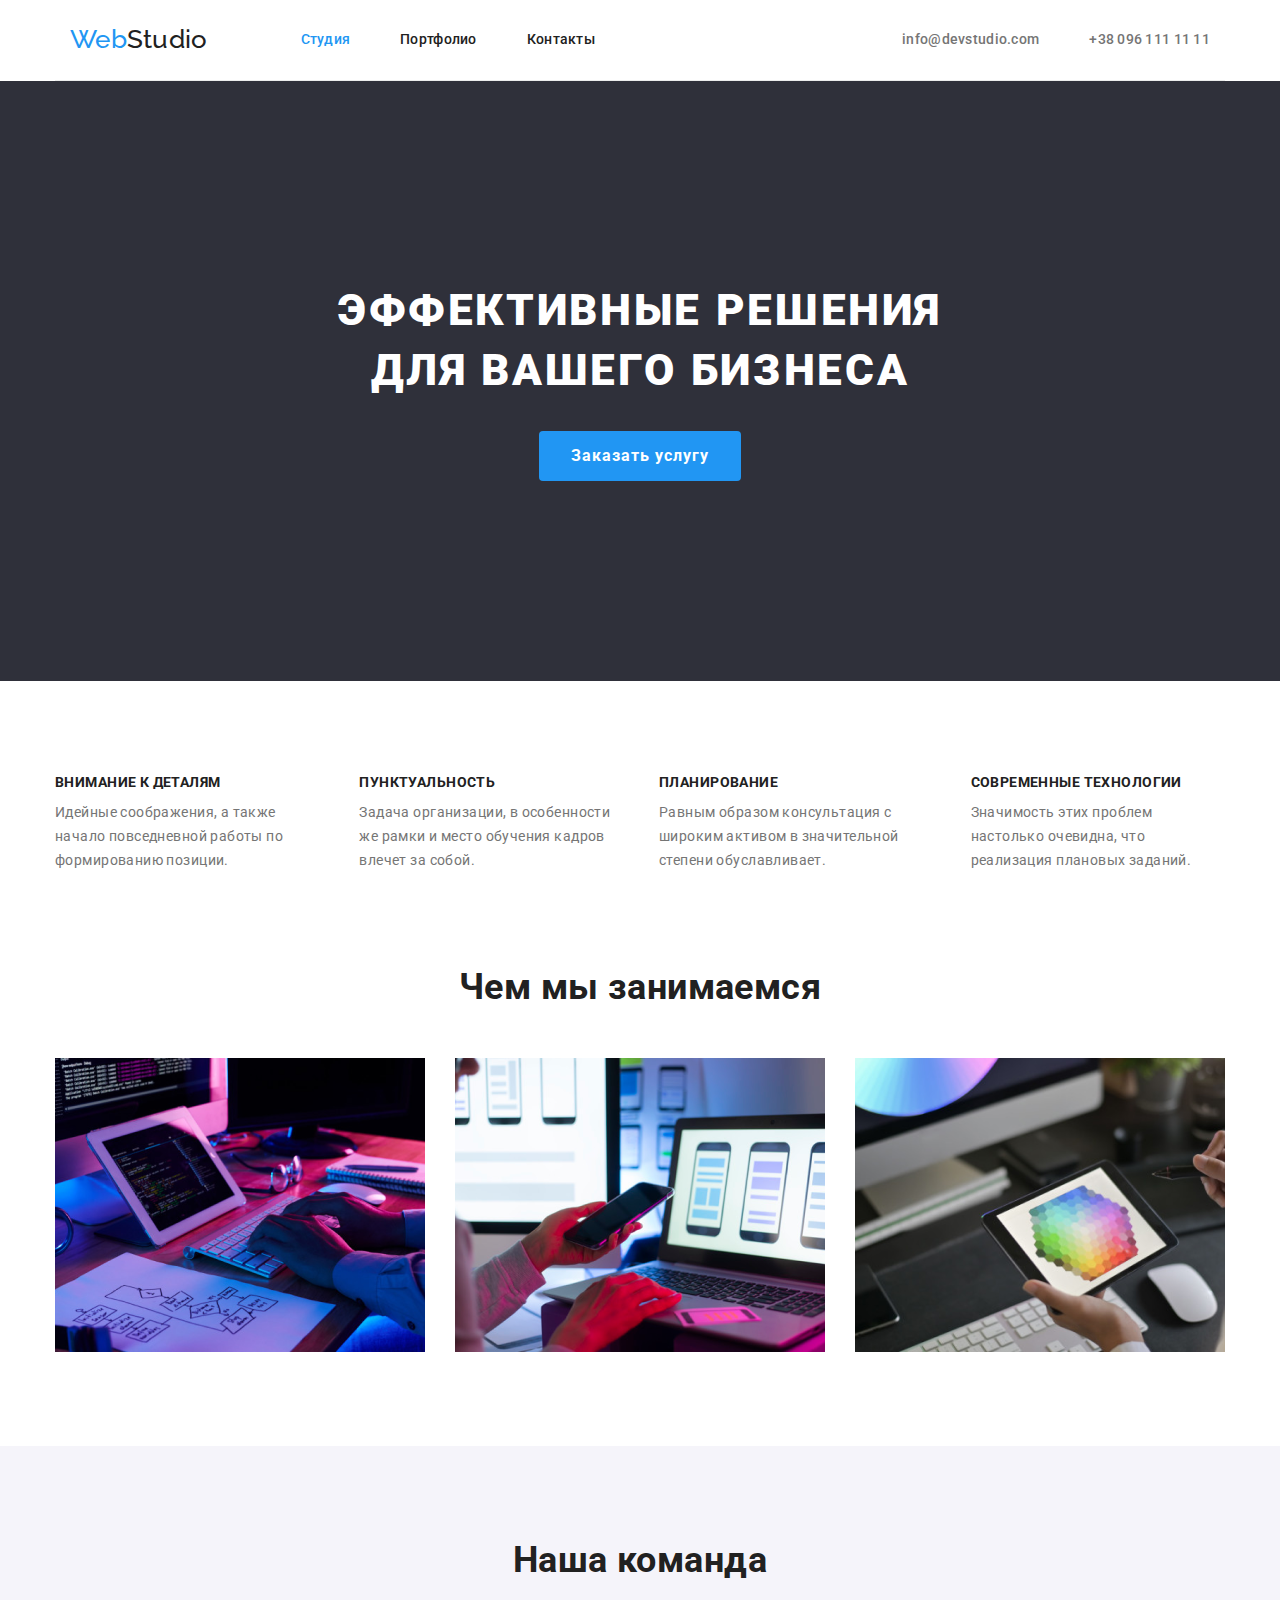
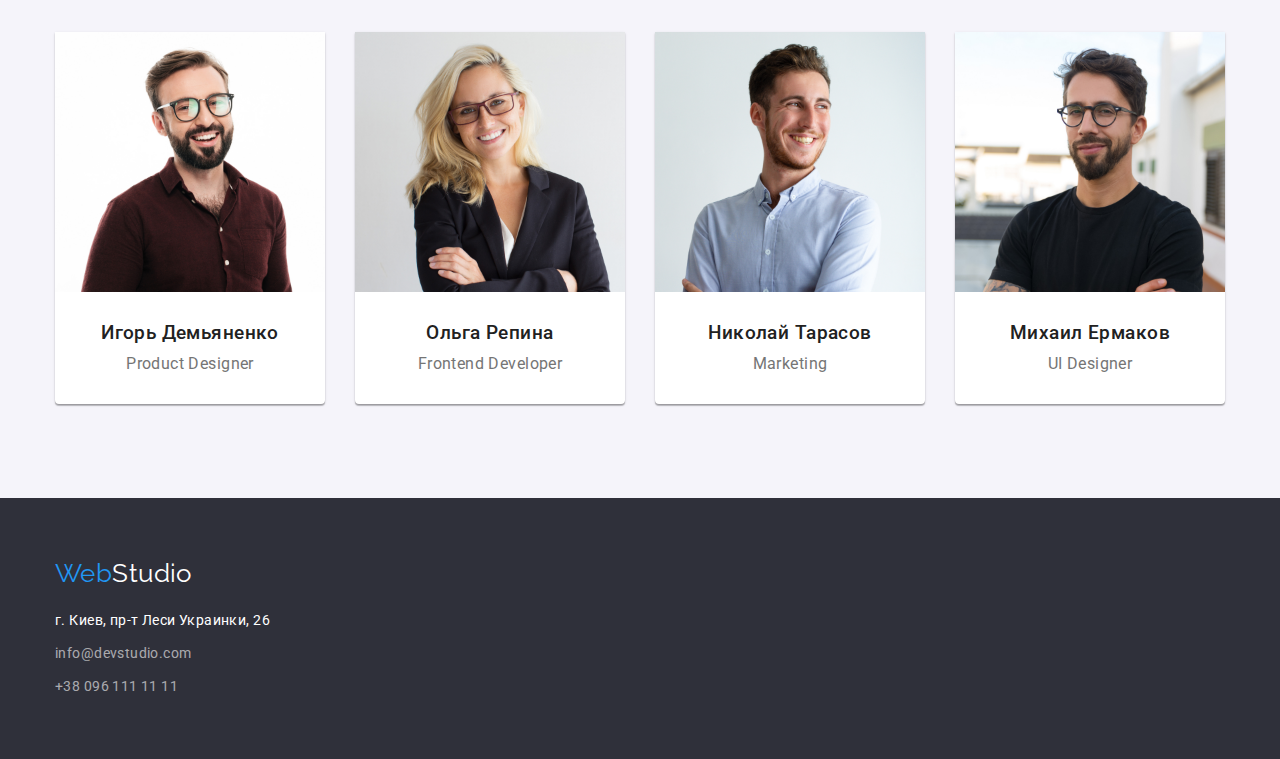
<file: index.html>
<!DOCTYPE html>
<html lang="ru">
<head>
    <meta charset="UTF-8">
    <meta name="viewport" content="width=device-width, initial-scale=1.0">
    <title>Студия</title>
    <link rel = "preconnect" href = "https://fonts.gstatic.com">
    <link href="https://fonts.googleapis.com/css2?family=Raleway:wght@700&family=Roboto:wght@400;500;700;900&display=swap" rel="stylesheet">
    <link rel="stylesheet" href= "https://cdnjs.cloudflare.com/ajax/libs/modern-normalize/1.0.0/modern-normalize.min.css">
    <link rel="stylesheet" href="./styles.css">
 </head>
<body>
 <header class="header">
    <div class="container">
        <nav class="nav">
            <a href="./index.html" class="logo">Web<span class="sec-part-black">Studio</span></a>
            <ul class="list">
                 <li class="item"><a href="./index.html" class="link opend">Студия</a></li>
                 <li class="item"><a href="./portfolio.html" class="link">Портфолио</a></li>
                 <li class="item"><a href="#" class="link">Контакты</a></li>
            </ul>
        </nav>
        <ul class="list header-contacts">
          <li class="item"><a href="mailto:info@devstudio.com" class="contacts">info@devstudio.com</a></li>
          <li class="item"><a href="tel:+380961111111" class="contacts">+38 096 111 11 11</a></li>
     </ul>    
    </div>
 </header> 
 <main> 
<section class="hero">
    <div class="container">
        <div class="title"><h1>Эффективные решения для вашего бизнеса</h1>
        <a href="" class="button">Заказать услугу</a>
        </div>
    </div>
</section>
<section class="advantages">
    <div class="container">
        <!-- Невидимый заголовок -->
      <h2 class="invisible">Приемущества</h2>
      <ul class="list">
        <li class="item">
            <h3 class="title">Внимание к деталям</h3>
            <p class="text">Идейные соображения, а также начало повседневной работы по формированию позиции.</p>
        </li>
        <li class="item">
            <h3 class="title">Пунктуальность</h3>
            <p class="text">Задача организации, в особенности же рамки и место обучения кадров влечет за собой.</p>
        </li>
        <li class="item">
            <h3 class="title">Планирование</h3>
            <p class="text">Равным образом консультация с широким активом в значительной степени обуславливает.</p>
        </li>
        <li class="item">
            <h3 class="title">Современные технологии</h3>
            <p class="text">Значимость этих проблем настолько очевидна, что реализация плановых заданий.</p>
        </li>
      </ul>
    </div>
</section>
<section class="activity">
    <div class="container">
      <h2 class="global-title">Чем мы занимаемся</h2>
      <ul class="list">
        <li class="item">
          <img src="./img/box1.jpg" alt="Что-то печатает" width="370">
        </li>
        <li class="item">
          <img src="./img/box2.jpg" alt="Смотрит в телефон" width="370">
        </li>
        <li class="item">
          <img src="./img/box3.jpg" alt="Смотрит на палитру цветов" width="370">
        </li>
      </ul>
    </div>
</section>
<section class="team">
    <div class="container">
        <h2 class="global-title">Наша команда</h2>
        <ul class="list">
            <li class="item"><img src="./img/img1.jpg" alt="Игорь Демьяненко" width="270">
              <div class="info">
                <h3 class="title">Игорь Демьяненко</h3>
                <p class="text">Product Designer</p>
              </div>
            </li>
            <li class="item"><img src="./img/img2.jpg" alt="Ольга Репина" width="270">
              <div class="info">
                <h3 class="title">Ольга Репина</h3>
                <p class="text">Frontend Developer</p>
              </div>
            </li>
            <li class="item"><img src="./img/img3.jpg" alt="Николай Тарасов" width="270">
              <div class="info">
                <h3 class="title">Николай Тарасов</h3>
                <p class="text">Marketing</p>
              </div>
            </li>
            <li class="item"><img src="./img/img4.jpg" alt="Михаил Ермаков" width="270">
              <div class="info">
                <h3 class="title">Михаил Ермаков</h3>
                <p class="text">UI Designer</p>
              </div>
            </li>
        </ul>
    </div>
</section>
</main>
<footer class="footer">
    <div class="container">
        <a href="./index.html" class="logo">Web<span class="sec-part-white">Studio</span></a>
        <address class="address">г. Киев, пр-т Леси Украинки, 26</address>
      <ul class="list">
        <li class="item"><a href="mailto:info@devstudio.com" class="link">info@devstudio.com</a></li>
        <li class="item"><a href="tel:+380961111111" class="link">+38 096 111 11 11</a></li>
      </ul>       
    </div>
</footer>
</body>
</html>
</file>
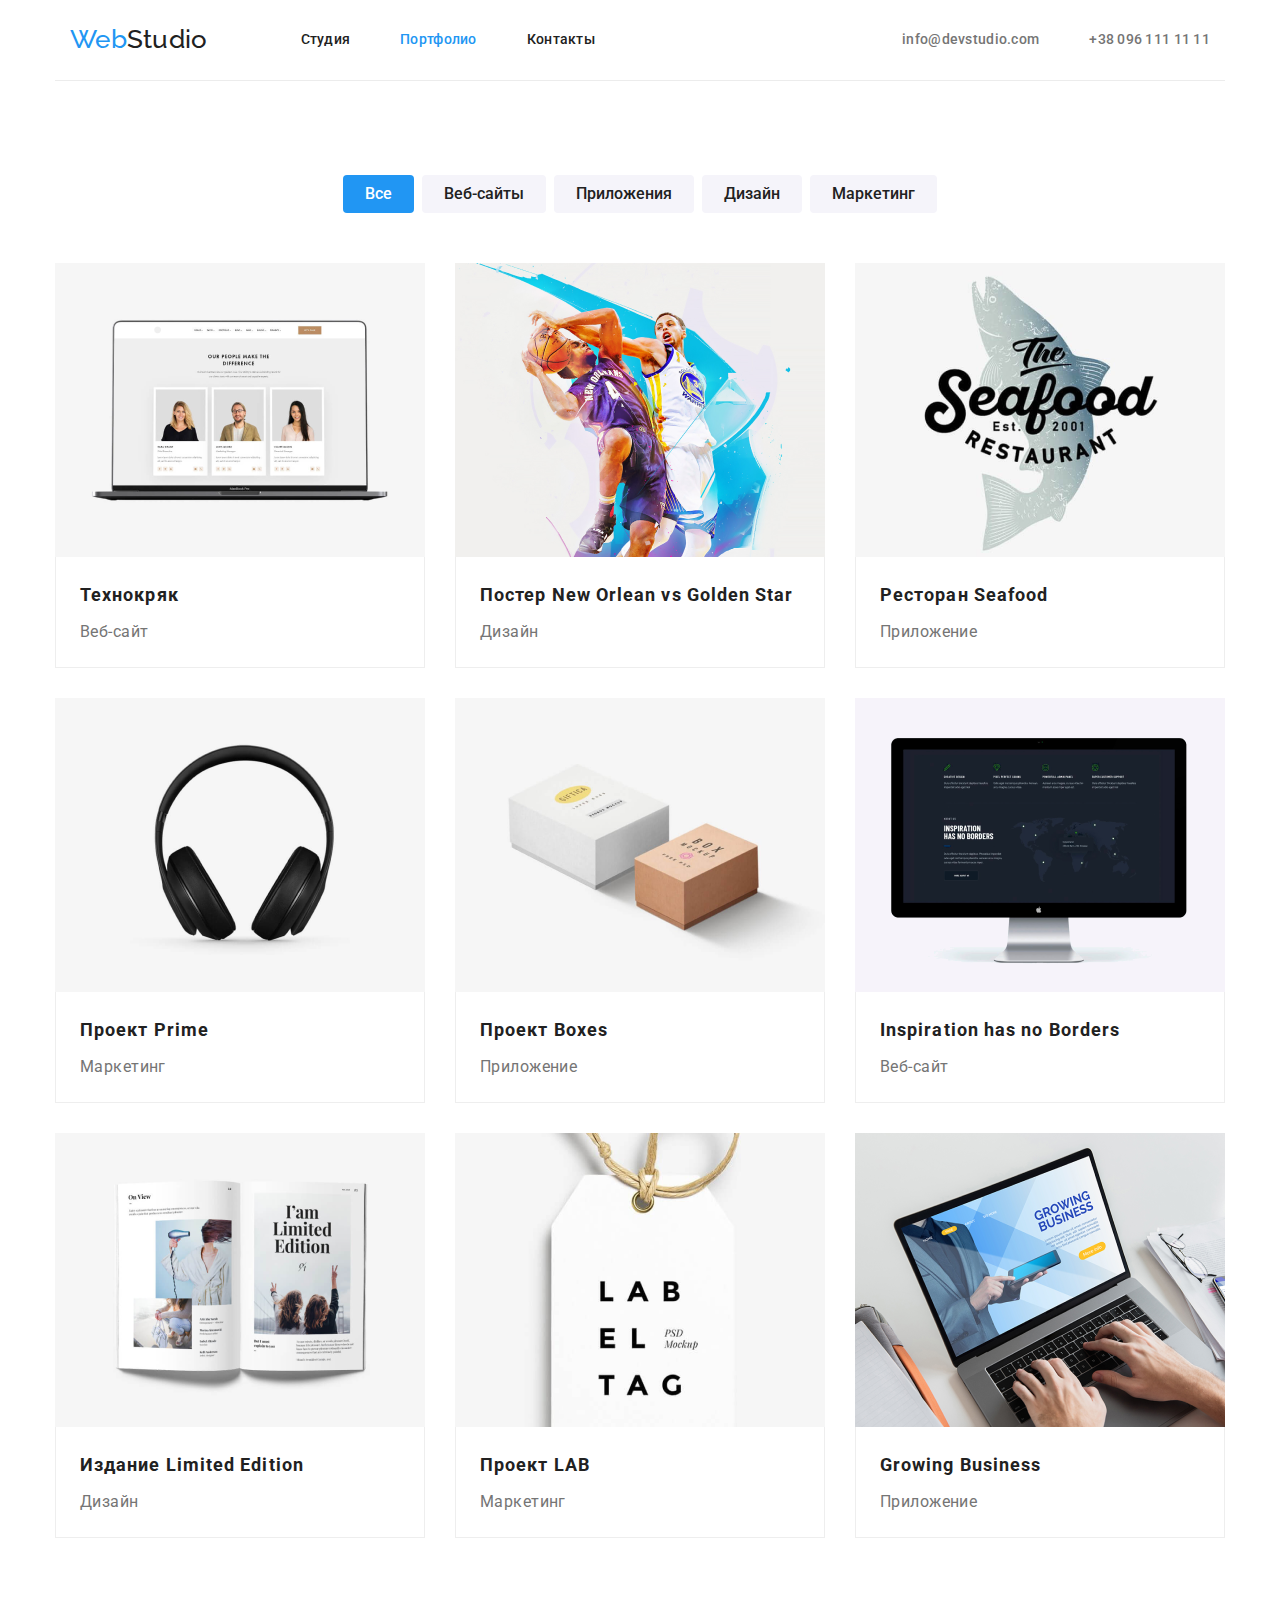
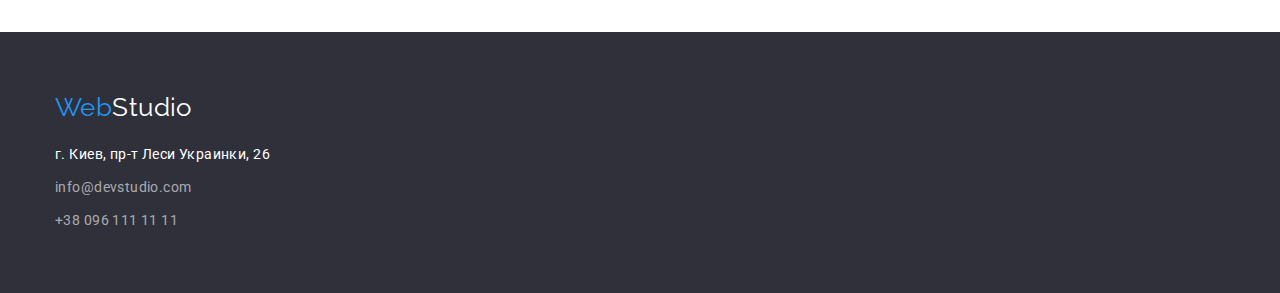
<file: portfolio.html>
<!DOCTYPE html>
<html lang="ru">
<head>
    <meta charset="UTF-8">
    <meta name="viewport" content="width=device-width, initial-scale=1.0">
    <title>Портфолио</title>
    <link rel = "preconnect" href = "https://fonts.gstatic.com">
    <link href="https://fonts.googleapis.com/css2?family=Raleway:wght@700&family=Roboto:wght@400;500;700;900&display=swap" rel="stylesheet">
    <link rel="stylesheet" href= "https://cdnjs.cloudflare.com/ajax/libs/modern-normalize/1.0.0/modern-normalize.min.css">
    <link rel="stylesheet" href="./styles.css">
 </head>
<body>
  <header class="header">
    <div class="container">
        <nav class="nav">
            <a href="./index.html" class="logo">Web<span class="sec-part-black">Studio</span></a>
            <ul class="list">
                 <li class="item"><a href="./index.html" class="link">Студия</a></li>
                 <li class="item"><a href="./portfolio.html" class="link opend">Портфолио</a></li>
                 <li class="item"><a href="#" class="link">Контакты</a></li>
            </ul>
        </nav>
        <ul class="list header-contacts">
          <li class="item"><a href="mailto:info@devstudio.com" class="contacts">info@devstudio.com</a></li>
          <li class="item"><a href="tel:+380961111111" class="contacts">+38 096 111 11 11</a></li>
     </ul>    
    </div>
 </header> 
 <main> 
     <!-- фильтр -->
  <section class="search">
    <div class="container">
      <!-- Невидимый заголовок -->
      <h1 class="invisible">Портфолио</h1>
      <ul class="list buttons">
          <li class="item-button"><button class="button used">Все</button></li>
          <li class="item-button"><button class="button">Веб-сайты</button></li>
          <li class="item-button"><button class="button">Приложения</button></li>
          <li class="item-button"><button class="button">Дизайн</button></li>
          <li class="item-button"><button class="button">Маркетинг</button></li>
      </ul>
  <!-- Портфолио -->
            <ul class="portfolio">
               <li class="item">
                   <a href="#" class="link"> 
                       <img src="./img/portfolio1.jpg" alt="Технокряк" width="370" height="294">
                       <div class="info">
                        <h2 class="title">Технокряк</h2>
                        <p class="text">Веб-сайт</p>
                       </div>
                    </a>
                       
                   <!-- <p>Всплывающее описание проекта</p> -->
               </li>
               <li class="item">
                   <a href="#" class="link">
                      <img src="./img/portfolio2.jpg" alt="Постер New Orlean vs Golden Star" width="370" height="294">
                      <div class="info">
                       <h2 class="title">Постер New Orlean vs Golden Star</h2>
                       <p class="text">Дизайн</p>
                      </div>
                    </a>
                   <!-- <p>Всплывающее описание проекта</p> -->
               </li>
               <li class="item">
                   <a href="#" class="link">
                      <img src="./img/portfolio3.jpg" alt="Ресторан Seafood" width="370" height="294">
                      <div class="info">
                       <h2 class="title">Ресторан Seafood</h2>
                       <p class="text">Приложение</p> 
                      </div>
                    </a>
                   <!-- <p>Всплывающее описание проекта</p> -->
               </li>
               <li class="item">
                   <a href="#" class="link">
                      <img src="./img/portfolio4.jpg" alt="Проект Prime" width="370" height="294">
                      <div class="info">
                       <h2 class="title">Проект Prime</h2>
                       <p class="text">Маркетинг</p> 
                      </div>
                    </a>
                   <!-- <p>Всплывающее описание проекта</p> -->       
               </li>
               <li class="item">
                   <a href="#" class="link">
                      <img src="./img/portfolio5.jpg" alt="Проект Boxes" width="370" height="294">
                      <div class="info">
                       <h2 class="title">Проект Boxes</h2>
                       <p class="text">Приложение</p>
                      </div>
                    </a>
                   <!-- <p>Всплывающее описание проекта</p> -->        
               </li>
               <li class="item">
                   <a href="#" class="link">
                      <img src="./img/portfolio6.jpg" alt="Inspiration has no Borders" width="370" height="294">
                      <div class="info">
                       <h2 class="title">Inspiration has no Borders</h2>
                       <p class="text">Веб-сайт</p>
                      </div>
                    </a>
                   <!-- <p>Всплывающее описание проекта</p> -->        
               </li>
               <li class="item">
                   <a href="#" class="link">
                      <img src="./img/portfolio7.jpg" alt="Издание Limited Edition" width="370" height="294">
                      <div class="info">
                       <h2 class="title">Издание Limited Edition</h2>
                       <p class="text">Дизайн</p>
                      </div>
                    </a>
                   <!-- <p>Всплывающее описание проекта</p> -->        
               </li>
               <li class="item">
                   <a href="#" class="link">
                      <img src="./img/portfolio8.jpg" alt="Проект LAB" width="370" height="294">
                      <div class="info">
                       <h2 class="title">Проект LAB</h2>
                       <p class="text">Маркетинг</p>
                      </div>
                    </a>
                   <!-- <p>Всплывающее описание проекта</p> -->        
               </li>
               <li class="item">
                   <a href="#" class="link">
                      <img src="./img/portfolio9.jpg" alt="Growing Business" width="370">
                      <div class="info">
                       <h2 class="title">Growing Business</h2>
                       <p class="text">Приложение</p>
                      </div>
                    </a>
                   <!-- <p>Всплывающее описание проекта</p> -->        
               </li>
       </ul>
    </div>   
  </section>

</main>
<footer class="footer">
    <div class="container">
        <a href="./index.html" class="logo">Web<span class="sec-part-white">Studio</span></a>
        <address class="address">г. Киев, пр-т Леси Украинки, 26</address>
      <ul class="list">
        <li class="item"><a href="mailto:info@devstudio.com" class="link">info@devstudio.com</a></li>
        <li class="item"><a href="tel:+380961111111" class="link">+38 096 111 11 11</a></li>
      </ul>       
    </div>
</footer>
</body>
</html>
</file>
<file: styles.css>
/* Бексайд основной #FFFFFF */
/* Бексайд подвала #2F303A */
/* Бексайд вторичный #F5F4FA */
/* Основной цвет заголовков #212121 */
/* основной цвет текста #757575 */
/* второй цвет текста #FFFFFF */
/* Акцент #2196F3*/
/* Цвет ссылки в подвале  rgba(255, 255, 255, 0.6) */
/* Цвет линии под меню #ECECEC */
/* Цвет рамки в портфолио #EEEEEE */

html{
    box-sizing: border-box;
}

img {
    display: block;
    max-width: 100%;
    height: auto;
}

*,
*::before,
*::after{
    box-sizing: inherit;
}

:root{
    --title-text-color: #212121;
    --primary-text-color: #757575;
    --secondary-text-color: #FFFFFF;
    --primary-background-color: #FFFFFF;
    --secondary-background-color: #F5F4FA; 
    --footer-background-color: #2F303A;
    --accent-color: #2196F3;
    --footer-link-color: rgba(255, 255, 255, 0.6);
    --header-line-color: #ECECEC;
    --border-portfolio-color: #EEEEEE;

}

body{
    background-color: var(--primary-background-color);
    color: var(--title-text-color);
    font-family: 'Roboto', sans-serif;
    font-weight: 700;
    font-size: 14px;
    line-height: 1.71;
    letter-spacing: 0.03em;
}

li {
    list-style-type: none; 
}

a {
    display:block;
    text-decoration: none;
}

.container{
    margin-left: auto;
    margin-right: auto;
    width: 1200px;
    padding: 0 15px;
    /* outline: 2px solid tomato; */
}

.text{
    color: var(--primary-text-color);
    font-weight: 400;
}

/* Логотип */
.logo{
        display: block;
        margin-right: 93px;
        padding-top: 24px;
        padding-bottom: 24px;
        
        font-family: 'Raleway', sans-serif;
        font-size: 26px;
        line-height: 1.2;
        color: var(--accent-color);
}

.logo .sec-part-white{
    color: var(--secondary-text-color);
    
}

.logo .sec-part-black{
    color: var(--title-text-color);
    
}

.list{
    margin-top: 0;
    margin-bottom: 0;
    padding: 0;
}

/* Шапка */
.header .container{
    display: flex;

    font-weight: 500;
    line-height: 1.14;
    letter-spacing: 0.02em;

    padding: 0px 15px;
    border-bottom: 1px solid var(--header-line-color);
    width: 1170px;
}

.nav{
    display: flex;
    align-items: center;
}

.header .list{
    display: flex;
}

.header-contacts{
    margin-left: auto;
}

.nav .link{
    display: block;
    padding: 32px 0;
    
    color: var(--title-text-color);
}

header .item{
    margin-right: 50px;
}

header .item:last-child{
    margin-right: 0;
}

header .link:hover, 
header .link:focus{
    color: var(--accent-color);
}

.list .contacts{
    display: block;
    padding: 32px 0;

    color: var(--primary-text-color);
}

.list .contacts:hover, 
.list .contacts:focus{
    color: var(--accent-color);
}

/* помечается открытая страница */
.nav .opend{
    color: var(--accent-color);
}

.nav .opend:hover,
.nav .opend:focus{
    color: var(--title-text-color);
}

/* Контент */
/* Герой */
.hero{
    padding-top: 200px;
    padding-bottom: 200px;

    background-color: var(--footer-background-color);
    color: var(--secondary-text-color);
    text-align: center;
    /* align-items: center; */
}

.hero .title{
    margin-left: auto;
    margin-right: auto;
    margin-top: 0;

    width: 696px;
    height: 200px;
}

.hero h1{
    margin-bottom: 30px;
    margin-top: 0;
    font-weight: 900;
    font-size: 44px;
    line-height: 1.36;
    text-align: center;
    letter-spacing: 0.06em;
    text-transform: uppercase;
}

.hero .button{
    display: inline-block;
    border-radius: 4px;
    padding: 10px 32px;
    min-width: 200px;

    background-color: var(--accent-color);
    color: var(--secondary-text-color);


    font-size: 16px;
    line-height: 1.87;
    letter-spacing: 0.06em;
}

/* Приемущества */
.advantages{
    padding-top: 94px;
    padding-bottom: 0;
}

.invisible{
    position: absolute !important;
    clip: rect(1px, 1px, 1px, 1px);
    
    padding: 0 !important;
    border: 0 !important;
    height: 1px !important;
    width: 1px !important;
    overflow: hidden;
}

.advantages .list{
    display: flex;
}

.advantages .item{
    width: calc((100% -90px)/4);
    margin-right: 30px;
}

.advantages .item:last-child{
    margin-right: 0;
}

.advantages .title{
    margin-top: 0;
    margin-bottom: 10px;

    font-size: 14px;
    line-height: 1.14;
    text-transform: uppercase;
}

.advantages .text{
    margin-top: 0;
    margin-bottom: 0;
}

/* Чем мы занимаемся */
.activity{
    padding-top: 94px;
    padding-bottom: 94px;
}

.activity .list{
    display: flex;
}
.global-title{
    display: block;
    margin-bottom: 50px;
    margin-top: 0;
    
    font-size: 36px;
    line-height: 1.16;
    text-align: center;
}

.activity .item:not(:last-child){
    margin-right: 30px;
    margin-bottom: 0;
}

/* Наша команда */
.team{
    padding-top: 94px;
    padding-bottom: 94px;
    background-color: var(--secondary-background-color);
    font-size: 16px;
    line-height: 1.19;
    text-align: center;
}
.team .list{
    display: flex;
}

.team .item{
    width: calc((100% -90px)/4);
    box-shadow: 0px 1px 3px rgba(0, 0, 0, 0.12),
                0px 1px 1px rgba(0, 0, 0, 0.14), 
                0px 2px 1px rgba(0, 0, 0, 0.2);
    border-radius: 0px 0px 4px 4px;
    background-color: var(--primary-background-color);
}

.team .item:not(:last-child){
    margin-right: 30px;
}

.team .info{
    padding: 30px 30px;
}

.team .title{
    margin-top: 0;
    margin-bottom: 10px;

    font-weight: 500;
    max-width: 270px;
}

.team .text{
    margin: 0;
    max-width: 270px;

}

/* Подвал */
.footer{
    padding-bottom: 60px;
    padding-top: 60px;

    background-color: var(--footer-background-color);
    color: var(--secondary-text-color);
    font-weight: 400;
}

.footer .logo{
    margin-right: 0;
    margin-bottom: 20px;
    padding: 0;
    max-width: 145px;
}

.footer .address{
    font-style: normal;
    margin-bottom: 9px;
}

.footer .link{
    color: var(--footer-link-color);
}

.footer .item:not(:last-child){
    margin-bottom: 9px;
}

.footer .link:hover,
.footer .link:focus{
    color: var(--accent-color);
}

/* Контент для portfolio.html */
.search{
    padding-top: 94px;
    padding-bottom: 94px;
}

.search .buttons{
    display: flex;
    justify-content:center;
    margin-bottom: 50px;
}

.item-button:not(:last-child){
    margin-right: 8px;
}

.search .button{
    border-radius: 4px;
    padding: 6px 22px;

    min-height: 38px;
    max-width: 100%;
    border: none;
    background-color: var(--secondary-background-color);
    color: var(--title-text-color);

    font-weight: 500;
    font-size: 16px;
    line-height: 1.62px;
    text-align: center;
    
    cursor: pointer
}

.search .button:hover, 
.search .button:focus{
    background-color: var(--accent-color);
    color: var(--secondary-text-color);
}

.search .used{
    background-color: var(--accent-color);
    color: var(--secondary-text-color);
}

.portfolio{
    display: flex;
    flex-wrap:wrap;

    padding: 0;
    margin: 0;
    justify-content:center;
}

.portfolio img{
    min-width: 370px;
    min-height: 294px;
}

.portfolio .item{
    margin-bottom: 30px;
    margin-right: 30px;
}

.portfolio .item:nth-child(3n){
    margin-right: 0;
}

.portfolio .item:nth-last-child(-n + 3){
    margin-bottom: 0;
}

.portfolio .info{
    padding: 20px 24px;
    border-bottom: 1px solid var(--border-portfolio-color);
    border-right: 1px solid var(--border-portfolio-color);
    border-left: 1px solid var(--border-portfolio-color);
    box-sizing: border-box;
}

.search .title{
    margin-top: 0;
    margin-bottom: 4px;
    color: var(--title-text-color);
    font-size: 18px;
    line-height: 2;
    letter-spacing: 0.06em;
}

.search .text{
    margin: 0;
    font-size: 16px;
    line-height: 1.87;
}
</file>
